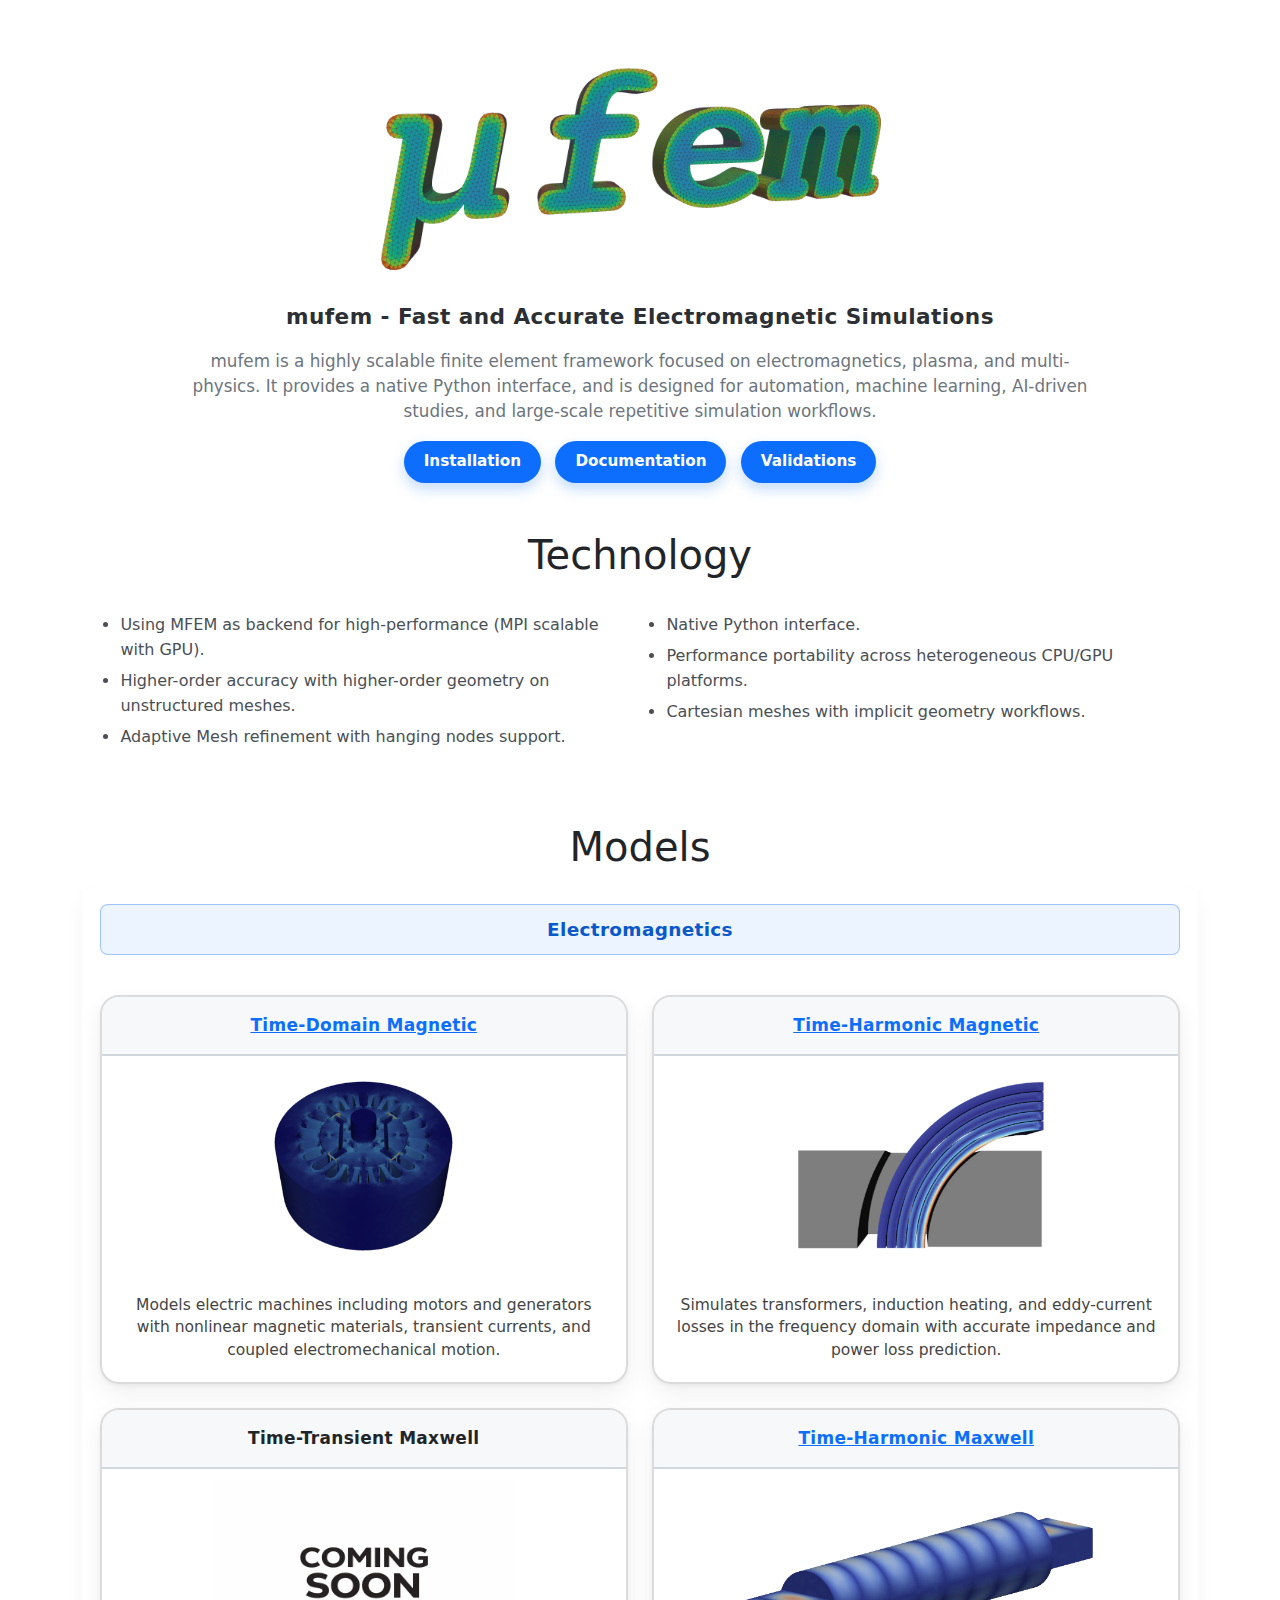
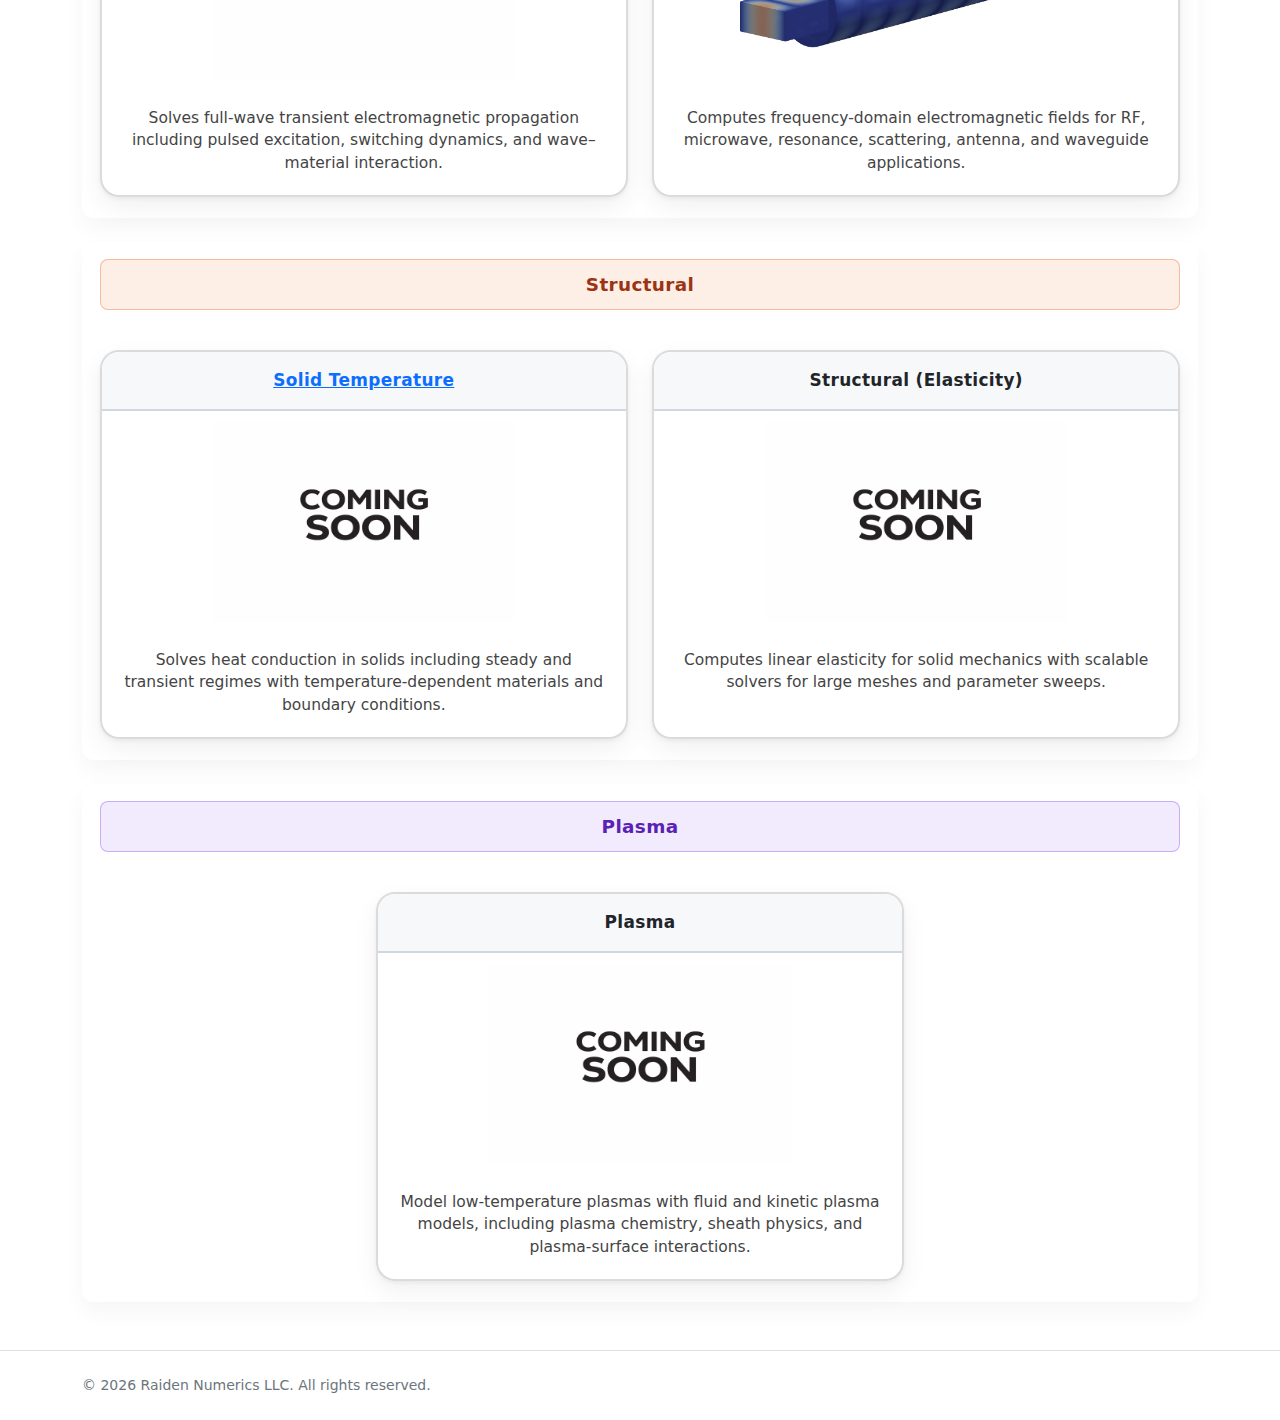
<file: doc/index.html>
<!doctype html>
<html lang="en">
  <head>
    <meta charset="utf-8" />
    <meta name="viewport" content="width=device-width,initial-scale=1" />
    <title>mufem</title>

    <link href="https://cdn.jsdelivr.net/npm/bootstrap@5.3.3/dist/css/bootstrap.min.css" rel="stylesheet" />
    <link href="css/style.css" rel="stylesheet" />
  </head>

  <body>
 
    <header class="py-5">
      <div class="container text-center">

<img src="images/logo.png" alt="mufem logo" class="hero-logo" />

<div class="tagline mt-3">
  mufem - Fast and Accurate Electromagnetic Simulations
</div>

<div class="text-secondary mx-auto mt-3 hero-text">
  mufem is a highly scalable finite element framework focused on electromagnetics, plasma, and multi-physics.
  It provides a native Python interface, and is designed for automation, machine learning, AI-driven studies, 
  and large-scale repetitive simulation workflows.
</div>

<div class="hero-links mt-3">
  <a class="btn hero-btn"
     href="https://raiden-numerics.github.io/mufem-doc/getting_started/installation.html">
    Installation
  </a>

  <a class="btn hero-btn"
     href="https://raiden-numerics.github.io/mufem-doc/index.html">
    Documentation
  </a>

  <a class="btn hero-btn"
     href="https://github.com/Raiden-Numerics/mufem-release?tab=readme-ov-file#validation-cases">
    Validations
  </a>
</div>

<h1 class="mt-5 mb-3 display-6">Technology</h1>

<div class="technology mx-auto">
  <div class="technology-card">
    <div class="row g-3">
      <div class="col-12 col-md-6">
        <ul class="tech-list">
          <li>Using MFEM as backend for high-performance (MPI scalable with GPU).</li>
          <li>Higher-order accuracy with higher-order geometry on unstructured meshes.</li>
          <li>Adaptive Mesh refinement with hanging nodes support.</li>
        </ul>
      </div>
      <div class="col-12 col-md-6">
        <ul class="tech-list">
          <li>Native Python interface.</li>
          <li>Performance portability across heterogeneous CPU/GPU platforms.</li>
          <li>Cartesian meshes with implicit geometry workflows.</li>
        </ul>
      </div>
    </div>
  </div>
</div>




<h1 class="mt-5 mb-3 display-6">Models</h1>

<!-- Electromagnetics -->
<div class="category category-emag mb-4">
  <div class="category-header">
    <div class="category-title">Electromagnetics</div>
  </div>

  <div class="row g-4 justify-content-center mt-0">
    <div class="col-12 col-md-6">
      <div class="panel">
        <div class="panel-header">
          <a class="panel-title-link"
             href="https://raiden-numerics.github.io/mufem-doc/models/electromagnetics/time_domain_magnetic/model.html">
            Time-Domain Magnetic
          </a>
        </div>
        <a href="https://raiden-numerics.github.io/mufem-doc/models/electromagnetics/time_domain_magnetic/model.html">
          <img src="images/time_domain_magnetic.png" alt="Time-Domain Magnetic" />
        </a>
        <div class="panel-body">
          Models electric machines including motors and generators with nonlinear magnetic materials, transient currents, and coupled electromechanical motion.
        </div>
      </div>
    </div>

    <div class="col-12 col-md-6">
      <div class="panel">
        <div class="panel-header">
          <a class="panel-title-link"
             href="https://raiden-numerics.github.io/mufem-doc/models/electromagnetics/time_harmonic_magnetic/model.html">
            Time-Harmonic Magnetic
          </a>
        </div>
        <a href="https://raiden-numerics.github.io/mufem-doc/models/electromagnetics/time_harmonic_magnetic/model.html">
          <img src="images/time_harmonic_magnetic.png" alt="Time-Harmonic Magnetic" />
        </a>
        <div class="panel-body">
          Simulates transformers, induction heating, and eddy-current losses in the frequency domain with accurate impedance and power loss prediction.
        </div>
      </div>
    </div>

    <div class="col-12 col-md-6">
      <div class="panel">
        <div class="panel-header">Time-Transient Maxwell</div>
        <img src="images/coming_soon.png" alt="Time-Transient Maxwell" />
        <div class="panel-body">
          Solves full-wave transient electromagnetic propagation including pulsed excitation, switching dynamics, and wave–material interaction.
        </div>
      </div>
    </div>

    <div class="col-12 col-md-6">
      <div class="panel">
        <div class="panel-header">
          <a class="panel-title-link"
             href="https://raiden-numerics.github.io/mufem-doc/models/electromagnetics/time_harmonic_maxwell/model.html">
            Time-Harmonic Maxwell
          </a>
        </div>
        <a href="https://raiden-numerics.github.io/mufem-doc/models/electromagnetics/time_harmonic_maxwell/model.html">
          <img src="images/time_harmonic_maxwell.png" alt="Time-Harmonic Maxwell" />
        </a>
        <div class="panel-body">
          Computes frequency-domain electromagnetic fields for RF, microwave, resonance, scattering, antenna, and waveguide applications.
        </div>
      </div>
    </div>
  </div>
</div>

<!-- Structural -->
<div class="category category-struct mb-4">
  <div class="category-header">
    <div class="category-title">Structural</div>
  </div>

  <div class="row g-4 justify-content-center mt-0">
    <div class="col-12 col-md-6">
      <div class="panel">

        <div class="panel-header">
          <a class="panel-title-link"
             href="https://raiden-numerics.github.io/mufem-doc/models/thermal/solid_temperature/model.html">
            Solid Temperature
          </a>
        </div>
        <a href="https://raiden-numerics.github.io/mufem-doc/models/thermal/solid_temperature/model.html">
          <img src="images/coming_soon.png" alt="Time-Domain Magnetic" />
        </a>

        <div class="panel-body">
          Solves heat conduction in solids including steady and transient regimes with temperature-dependent materials and boundary conditions.
        </div>
      </div>
    </div>

    <div class="col-12 col-md-6">
      <div class="panel">
        <div class="panel-header">Structural (Elasticity)</div>
        <img src="images/coming_soon.png" alt="Structural (Elasticity)" />
        <div class="panel-body">
          Computes linear elasticity for solid mechanics with scalable solvers for large meshes and parameter sweeps.
        </div>
      </div>
    </div>
  </div>
</div>

<!-- Plasma -->
<div class="category category-plasma">
  <div class="category-header">
    <div class="category-title">Plasma</div>
  </div>

  <div class="row g-4 justify-content-center mt-0">
    <div class="col-12 col-md-6">
      <div class="panel">
        <div class="panel-header">Plasma</div>
        <img src="images/coming_soon.png" alt="Plasma" />
        <div class="panel-body">
          Model low-temperature plasmas with fluid and kinetic plasma models, including plasma chemistry, sheath physics, and plasma-surface interactions.
        </div>
      </div>
    </div>
  </div>
</div>




        </div>
      </div>
    </header>

    <footer class="border-top py-4">
      <div class="container text-secondary small">
        © <span id="year"></span> Raiden Numerics LLC. All rights reserved.
      </div>
    </footer>

    <script>
      document.getElementById("year").textContent = new Date().getFullYear();
    </script>
  </body>
</html>
</file>
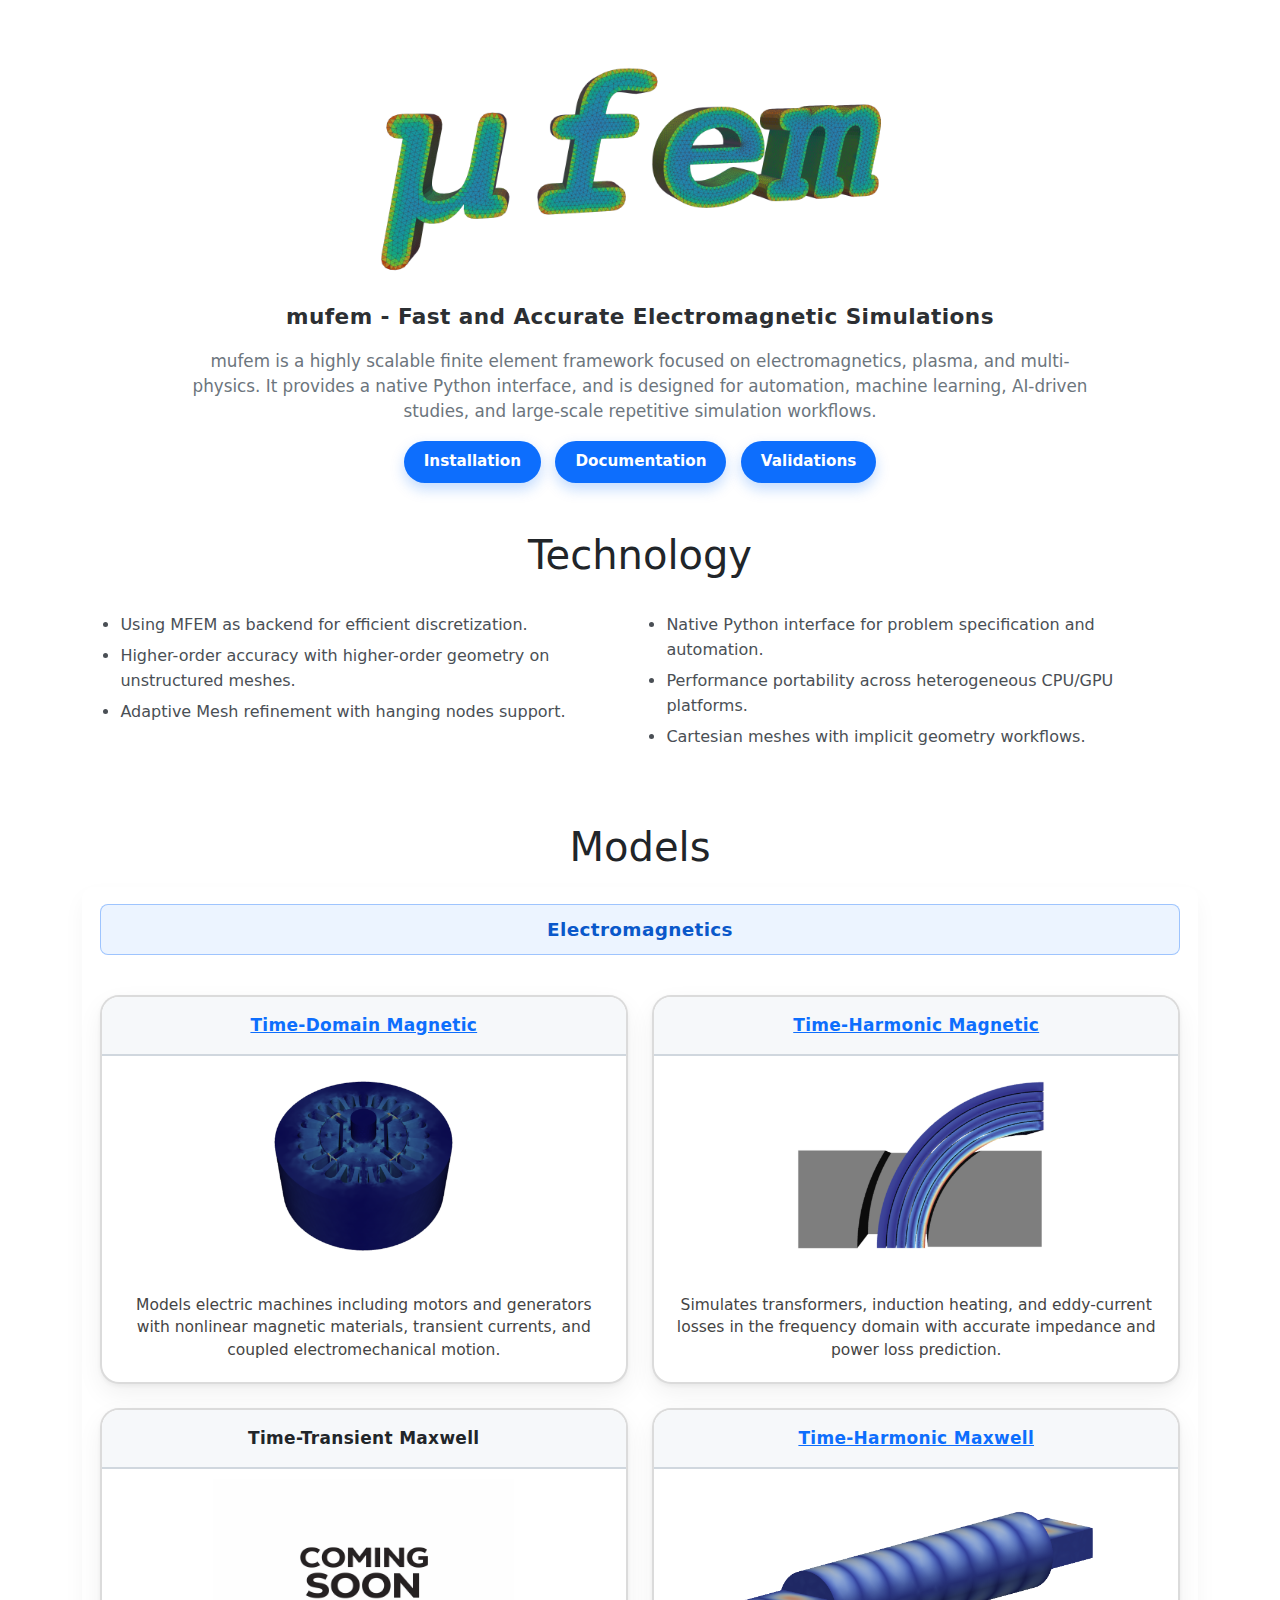
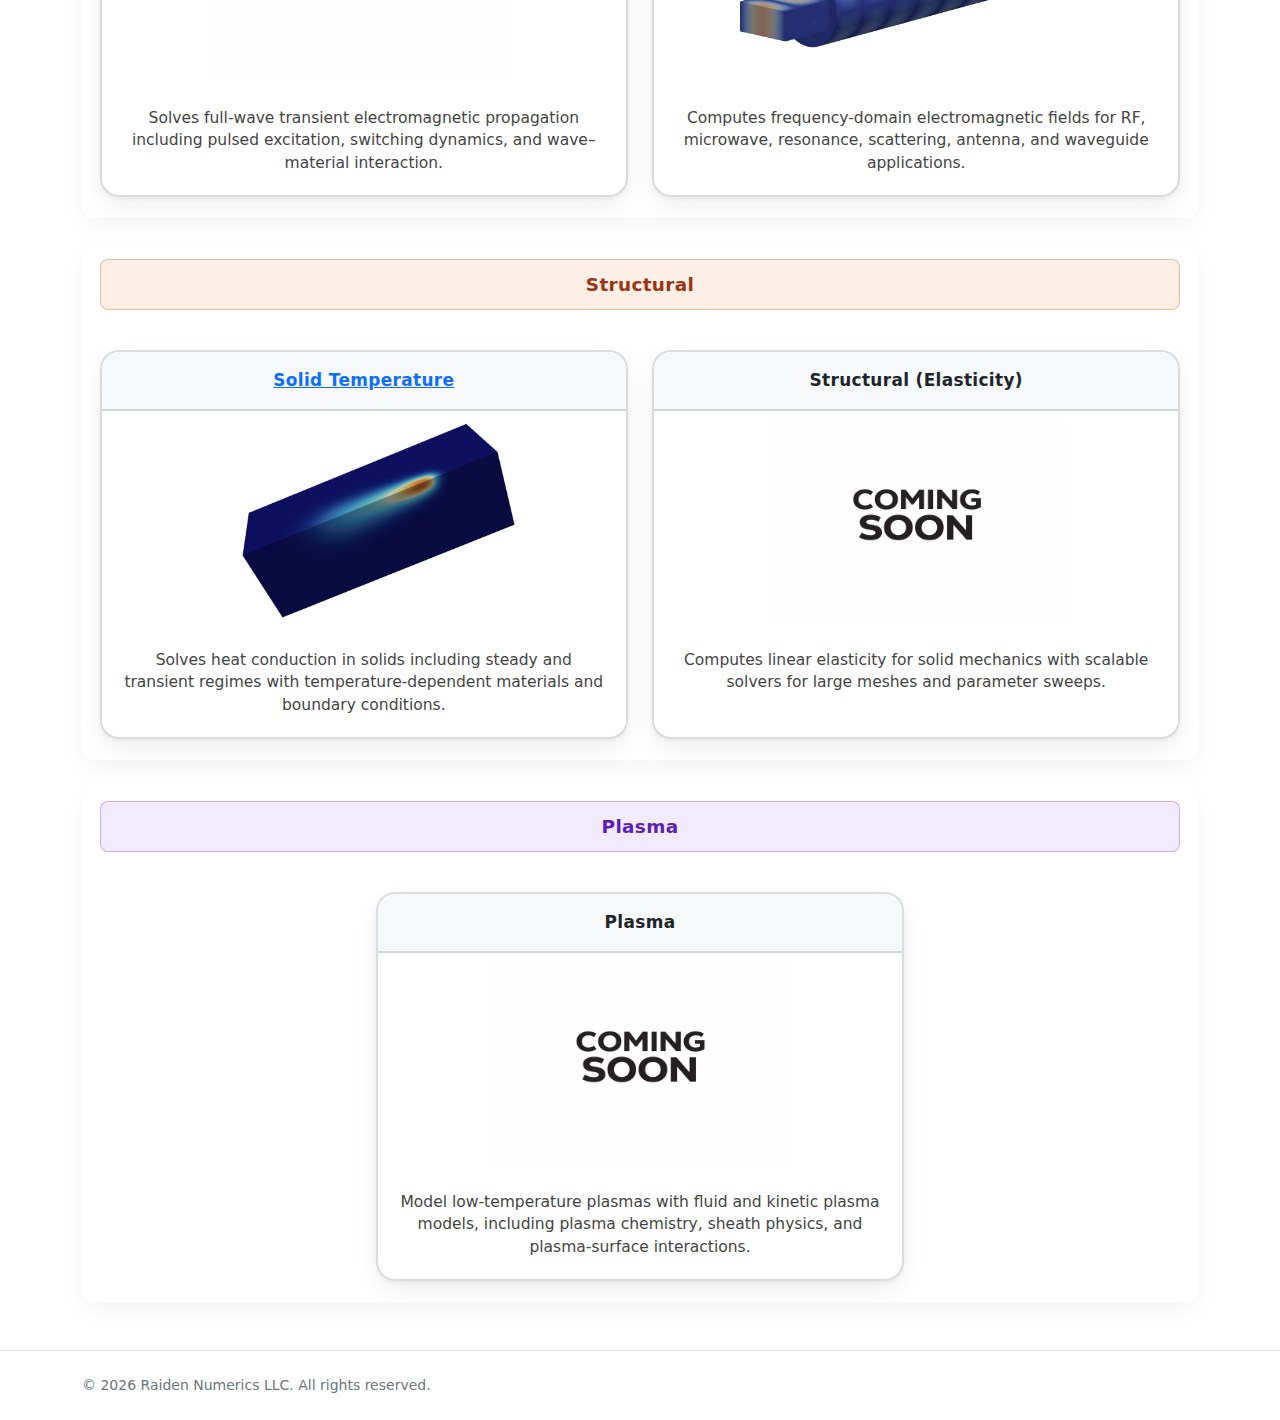
<file: docs/index.html>
<!doctype html>
<html lang="en">
  <head>
    <meta charset="utf-8" />
    <meta name="viewport" content="width=device-width,initial-scale=1" />
    <title>mufem</title>

    <link href="https://cdn.jsdelivr.net/npm/bootstrap@5.3.3/dist/css/bootstrap.min.css" rel="stylesheet" />
    <link href="css/style.css" rel="stylesheet" />
  </head>

  <body>
 
    <header class="py-5">
      <div class="container text-center">

<img src="images/logo.png" alt="mufem logo" class="hero-logo" />

<div class="tagline mt-3">
  mufem - Fast and Accurate Electromagnetic Simulations
</div>

<div class="text-secondary mx-auto mt-3 hero-text">
  mufem is a highly scalable finite element framework focused on electromagnetics, plasma, and multi-physics.
  It provides a native Python interface, and is designed for automation, machine learning, AI-driven studies, 
  and large-scale repetitive simulation workflows.
</div>

<div class="hero-links mt-3">
  <a class="btn hero-btn"
     href="https://raiden-numerics.github.io/mufem-doc/getting_started/installation.html">
    Installation
  </a>

  <a class="btn hero-btn"
     href="https://raiden-numerics.github.io/mufem-doc/index.html">
    Documentation
  </a>

  <a class="btn hero-btn"
     href="https://github.com/Raiden-Numerics/mufem-release?tab=readme-ov-file#validation-cases">
    Validations
  </a>
</div>

<h1 class="mt-5 mb-3 display-6">Technology</h1>

<div class="technology mx-auto">
  <div class="technology-card">
    <div class="row g-3">
      <div class="col-12 col-md-6">
        <ul class="tech-list">
          <li>Using MFEM as backend for efficient discretization.</li>
          <li>Higher-order accuracy with higher-order geometry on unstructured meshes.</li>
          <li>Adaptive Mesh refinement with hanging nodes support.</li>
        </ul>
      </div>
      <div class="col-12 col-md-6">
        <ul class="tech-list">
          <li>Native Python interface for problem specification and automation.</li>
          <li>Performance portability across heterogeneous CPU/GPU platforms.</li>
          <li>Cartesian meshes with implicit geometry workflows.</li>
        </ul>
      </div>
    </div>
  </div>
</div>




<h1 class="mt-5 mb-3 display-6">Models</h1>

<!-- Electromagnetics -->
<div class="category category-emag mb-4">
  <div class="category-header">
    <div class="category-title">Electromagnetics</div>
  </div>

  <div class="row g-4 justify-content-center mt-0">
    <div class="col-12 col-md-6">
      <div class="panel">
        <div class="panel-header">
          <a class="panel-title-link"
             href="https://raiden-numerics.github.io/mufem-doc/models/electromagnetics/time_domain_magnetic/model.html">
            Time-Domain Magnetic
          </a>
        </div>
        <a href="https://raiden-numerics.github.io/mufem-doc/models/electromagnetics/time_domain_magnetic/model.html">
          <img src="images/time_domain_magnetic.png" alt="Time-Domain Magnetic" />
        </a>
        <div class="panel-body">
          Models electric machines including motors and generators with nonlinear magnetic materials, transient currents, and coupled electromechanical motion.
        </div>
      </div>
    </div>

    <div class="col-12 col-md-6">
      <div class="panel">
        <div class="panel-header">
          <a class="panel-title-link"
             href="https://raiden-numerics.github.io/mufem-doc/models/electromagnetics/time_harmonic_magnetic/model.html">
            Time-Harmonic Magnetic
          </a>
        </div>
        <a href="https://raiden-numerics.github.io/mufem-doc/models/electromagnetics/time_harmonic_magnetic/model.html">
          <img src="images/time_harmonic_magnetic.png" alt="Time-Harmonic Magnetic" />
        </a>
        <div class="panel-body">
          Simulates transformers, induction heating, and eddy-current losses in the frequency domain with accurate impedance and power loss prediction.
        </div>
      </div>
    </div>

    <div class="col-12 col-md-6">
      <div class="panel">
        <div class="panel-header">Time-Transient Maxwell</div>
        <img src="images/coming_soon.png" alt="Time-Transient Maxwell" />
        <div class="panel-body">
          Solves full-wave transient electromagnetic propagation including pulsed excitation, switching dynamics, and wave–material interaction.
        </div>
      </div>
    </div>

    <div class="col-12 col-md-6">
      <div class="panel">
        <div class="panel-header">
          <a class="panel-title-link"
             href="https://raiden-numerics.github.io/mufem-doc/models/electromagnetics/time_harmonic_maxwell/model.html">
            Time-Harmonic Maxwell
          </a>
        </div>
        <a href="https://raiden-numerics.github.io/mufem-doc/models/electromagnetics/time_harmonic_maxwell/model.html">
          <img src="images/time_harmonic_maxwell.png" alt="Time-Harmonic Maxwell" />
        </a>
        <div class="panel-body">
          Computes frequency-domain electromagnetic fields for RF, microwave, resonance, scattering, antenna, and waveguide applications.
        </div>
      </div>
    </div>
  </div>
</div>

<!-- Structural -->
<div class="category category-struct mb-4">
  <div class="category-header">
    <div class="category-title">Structural</div>
  </div>

  <div class="row g-4 justify-content-center mt-0">
    <div class="col-12 col-md-6">
      <div class="panel">

        <div class="panel-header">
          <a class="panel-title-link"
             href="https://raiden-numerics.github.io/mufem-doc/models/thermal/solid_temperature/model.html">
            Solid Temperature
          </a>
        </div>
        <a href="https://raiden-numerics.github.io/mufem-doc/models/thermal/solid_temperature/model.html">
          <img src="images/solid_thermal.png" alt="Solid Temperature" />
        </a>

        <div class="panel-body">
          Solves heat conduction in solids including steady and transient regimes with temperature-dependent materials and boundary conditions.
        </div>
      </div>
    </div>

    <div class="col-12 col-md-6">
      <div class="panel">
        <div class="panel-header">Structural (Elasticity)</div>
        <img src="images/coming_soon.png" alt="Structural (Elasticity)" />
        <div class="panel-body">
          Computes linear elasticity for solid mechanics with scalable solvers for large meshes and parameter sweeps.
        </div>
      </div>
    </div>
  </div>
</div>

<!-- Plasma -->
<div class="category category-plasma">
  <div class="category-header">
    <div class="category-title">Plasma</div>
  </div>

  <div class="row g-4 justify-content-center mt-0">
    <div class="col-12 col-md-6">
      <div class="panel">
        <div class="panel-header">Plasma</div>
        <img src="images/coming_soon.png" alt="Plasma" />
        <div class="panel-body">
          Model low-temperature plasmas with fluid and kinetic plasma models, including plasma chemistry, sheath physics, and plasma-surface interactions.
        </div>
      </div>
    </div>
  </div>
</div>




        </div>
      </div>
    </header>

    <footer class="border-top py-4">
      <div class="container text-secondary small">
        © <span id="year"></span> Raiden Numerics LLC. All rights reserved.
      </div>
    </footer>

    <script>
      document.getElementById("year").textContent = new Date().getFullYear();
    </script>
  </body>
</html>
</file>
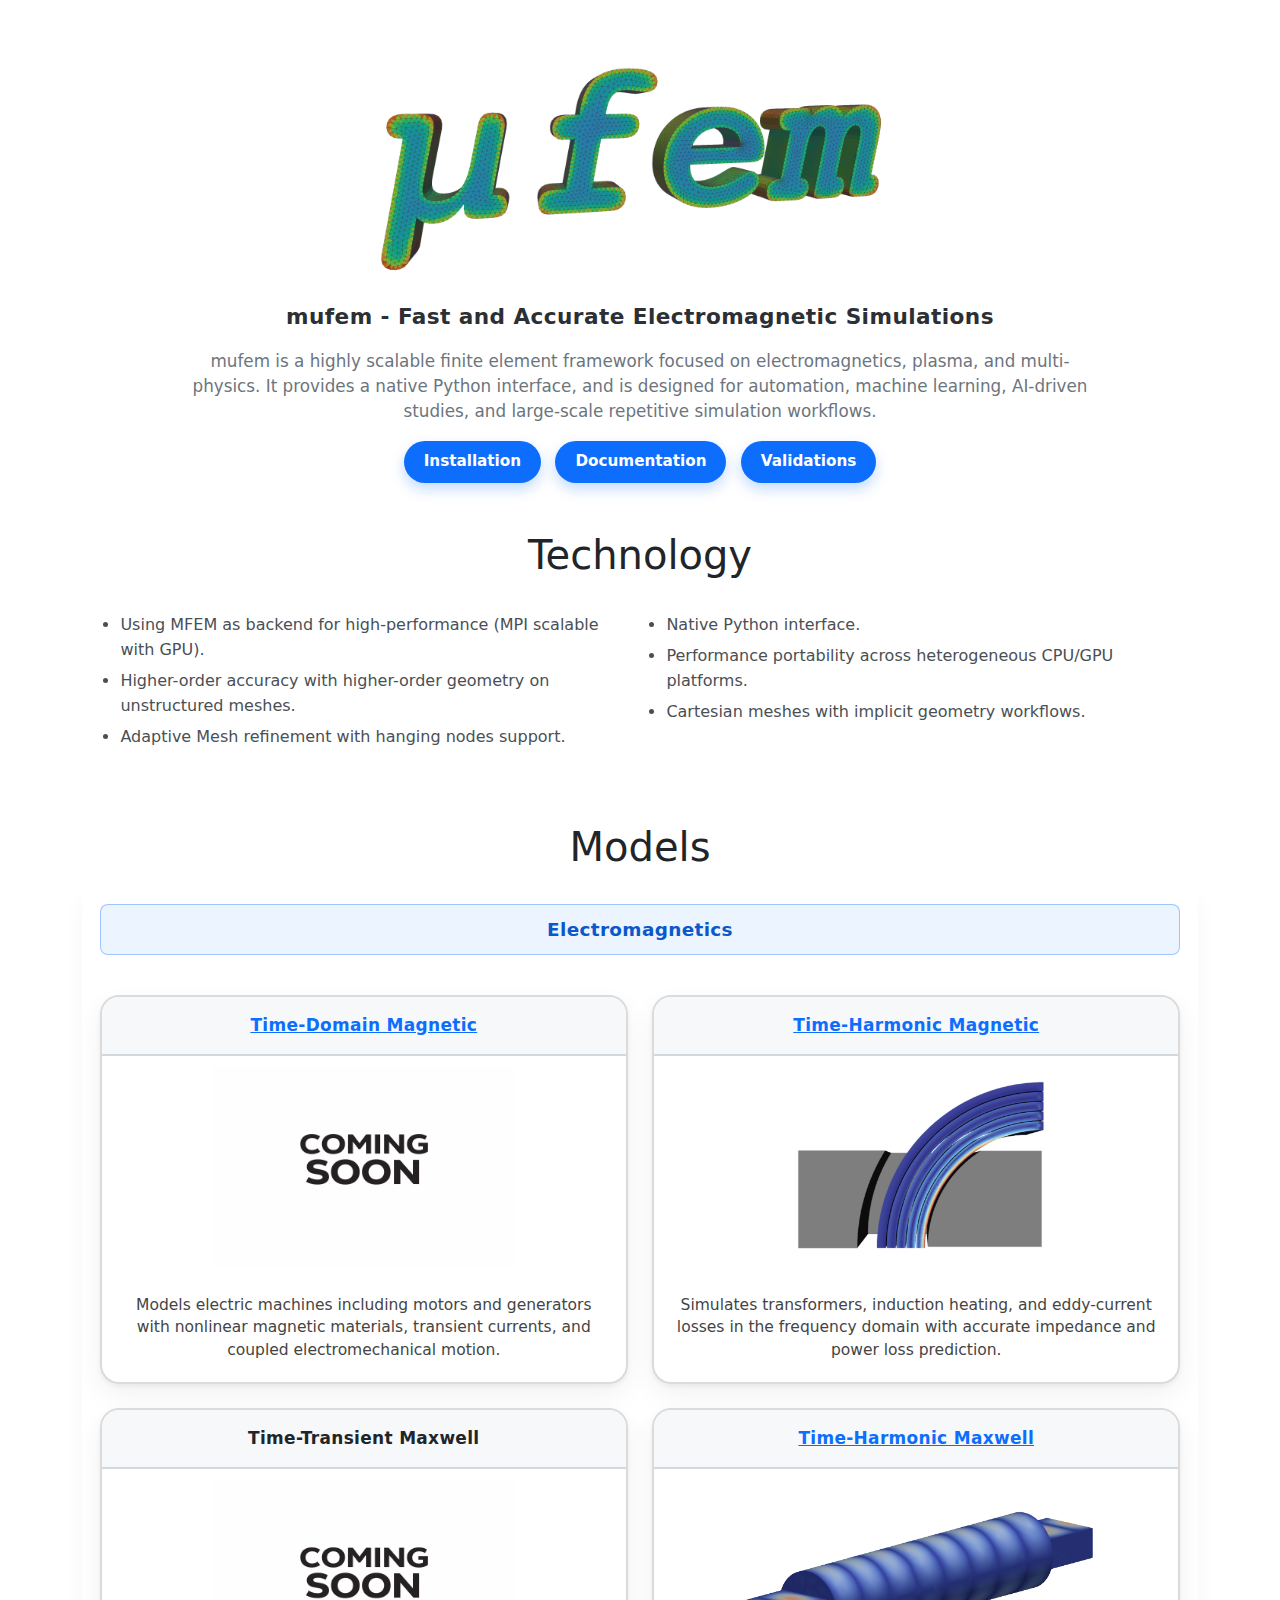
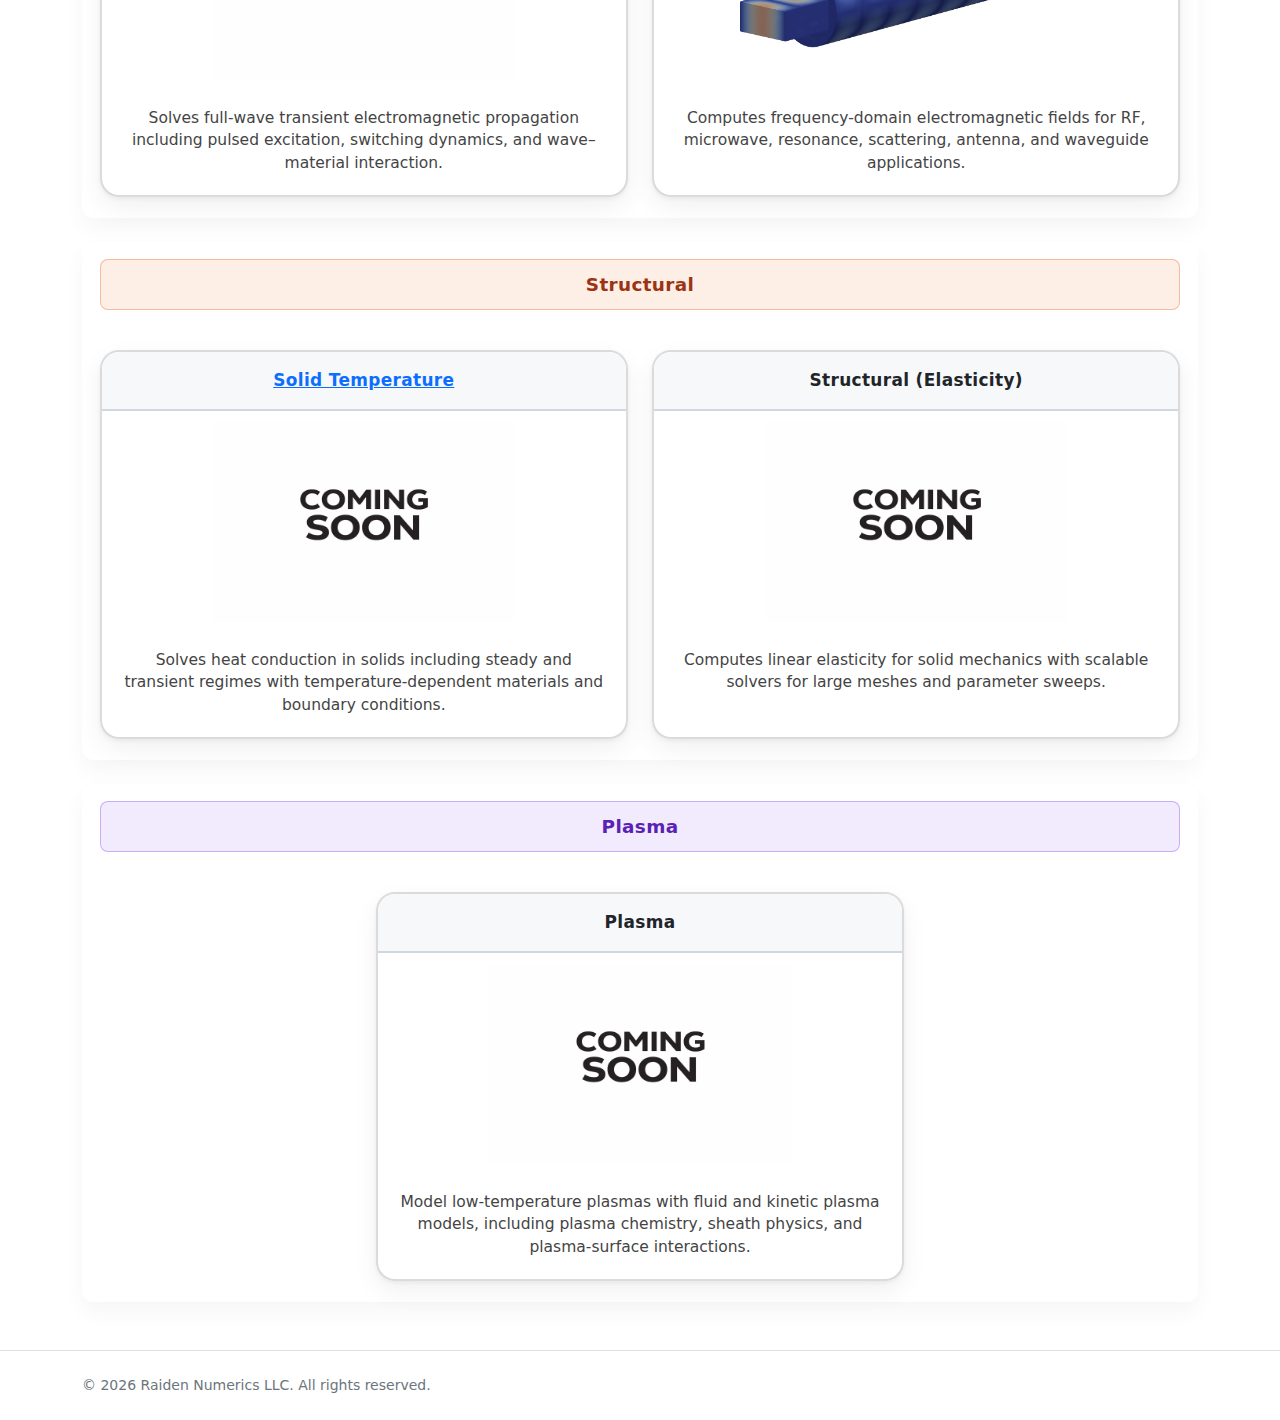
<file: github-page/index.html>
<!doctype html>
<html lang="en">
  <head>
    <meta charset="utf-8" />
    <meta name="viewport" content="width=device-width,initial-scale=1" />
    <title>mufem</title>

    <link href="https://cdn.jsdelivr.net/npm/bootstrap@5.3.3/dist/css/bootstrap.min.css" rel="stylesheet" />
    <link href="css/style.css" rel="stylesheet" />
  </head>

  <body>
 
    <header class="py-5">
      <div class="container text-center">

<img src="images/logo.png" alt="mufem logo" class="hero-logo" />

<div class="tagline mt-3">
  mufem - Fast and Accurate Electromagnetic Simulations
</div>

<div class="text-secondary mx-auto mt-3 hero-text">
  mufem is a highly scalable finite element framework focused on electromagnetics, plasma, and multi-physics.
  It provides a native Python interface, and is designed for automation, machine learning, AI-driven studies, 
  and large-scale repetitive simulation workflows.
</div>

<div class="hero-links mt-3">
  <a class="btn hero-btn"
     href="https://raiden-numerics.github.io/mufem-doc/getting_started/installation.html">
    Installation
  </a>

  <a class="btn hero-btn"
     href="https://raiden-numerics.github.io/mufem-doc/index.html">
    Documentation
  </a>

  <a class="btn hero-btn"
     href="https://github.com/Raiden-Numerics/mufem-release?tab=readme-ov-file#validation-cases">
    Validations
  </a>
</div>

<h1 class="mt-5 mb-3 display-6">Technology</h1>

<div class="technology mx-auto">
  <div class="technology-card">
    <div class="row g-3">
      <div class="col-12 col-md-6">
        <ul class="tech-list">
          <li>Using MFEM as backend for high-performance (MPI scalable with GPU).</li>
          <li>Higher-order accuracy with higher-order geometry on unstructured meshes.</li>
          <li>Adaptive Mesh refinement with hanging nodes support.</li>
        </ul>
      </div>
      <div class="col-12 col-md-6">
        <ul class="tech-list">
          <li>Native Python interface.</li>
          <li>Performance portability across heterogeneous CPU/GPU platforms.</li>
          <li>Cartesian meshes with implicit geometry workflows.</li>
        </ul>
      </div>
    </div>
  </div>
</div>




<h1 class="mt-5 mb-3 display-6">Models</h1>

<!-- Electromagnetics -->
<div class="category category-emag mb-4">
  <div class="category-header">
    <div class="category-title">Electromagnetics</div>
  </div>

  <div class="row g-4 justify-content-center mt-0">
    <div class="col-12 col-md-6">
      <div class="panel">
        <div class="panel-header">
          <a class="panel-title-link"
             href="https://raiden-numerics.github.io/mufem-doc/models/electromagnetics/time_domain_magnetic/model.html">
            Time-Domain Magnetic
          </a>
        </div>
        <a href="https://raiden-numerics.github.io/mufem-doc/models/electromagnetics/time_domain_magnetic/model.html">
          <img src="images/coming_soon.png" alt="Time-Domain Magnetic" />
        </a>
        <div class="panel-body">
          Models electric machines including motors and generators with nonlinear magnetic materials, transient currents, and coupled electromechanical motion.
        </div>
      </div>
    </div>

    <div class="col-12 col-md-6">
      <div class="panel">
        <div class="panel-header">
          <a class="panel-title-link"
             href="https://raiden-numerics.github.io/mufem-doc/models/electromagnetics/time_harmonic_magnetic/model.html">
            Time-Harmonic Magnetic
          </a>
        </div>
        <a href="https://raiden-numerics.github.io/mufem-doc/models/electromagnetics/time_harmonic_magnetic/model.html">
          <img src="images/time_harmonic_magnetic.png" alt="Time-Harmonic Magnetic" />
        </a>
        <div class="panel-body">
          Simulates transformers, induction heating, and eddy-current losses in the frequency domain with accurate impedance and power loss prediction.
        </div>
      </div>
    </div>

    <div class="col-12 col-md-6">
      <div class="panel">
        <div class="panel-header">Time-Transient Maxwell</div>
        <img src="images/coming_soon.png" alt="Time-Transient Maxwell" />
        <div class="panel-body">
          Solves full-wave transient electromagnetic propagation including pulsed excitation, switching dynamics, and wave–material interaction.
        </div>
      </div>
    </div>

    <div class="col-12 col-md-6">
      <div class="panel">
        <div class="panel-header">
          <a class="panel-title-link"
             href="https://raiden-numerics.github.io/mufem-doc/models/electromagnetics/time_harmonic_maxwell/model.html">
            Time-Harmonic Maxwell
          </a>
        </div>
        <a href="https://raiden-numerics.github.io/mufem-doc/models/electromagnetics/time_harmonic_maxwell/model.html">
          <img src="images/time_harmonic_maxwell.png" alt="Time-Harmonic Maxwell" />
        </a>
        <div class="panel-body">
          Computes frequency-domain electromagnetic fields for RF, microwave, resonance, scattering, antenna, and waveguide applications.
        </div>
      </div>
    </div>
  </div>
</div>

<!-- Structural -->
<div class="category category-struct mb-4">
  <div class="category-header">
    <div class="category-title">Structural</div>
  </div>

  <div class="row g-4 justify-content-center mt-0">
    <div class="col-12 col-md-6">
      <div class="panel">

        <div class="panel-header">
          <a class="panel-title-link"
             href="https://raiden-numerics.github.io/mufem-doc/models/thermal/solid_temperature/model.html">
            Solid Temperature
          </a>
        </div>
        <a href="https://raiden-numerics.github.io/mufem-doc/models/thermal/solid_temperature/model.html">
          <img src="images/coming_soon.png" alt="Time-Domain Magnetic" />
        </a>

        <div class="panel-body">
          Solves heat conduction in solids including steady and transient regimes with temperature-dependent materials and boundary conditions.
        </div>
      </div>
    </div>

    <div class="col-12 col-md-6">
      <div class="panel">
        <div class="panel-header">Structural (Elasticity)</div>
        <img src="images/coming_soon.png" alt="Structural (Elasticity)" />
        <div class="panel-body">
          Computes linear elasticity for solid mechanics with scalable solvers for large meshes and parameter sweeps.
        </div>
      </div>
    </div>
  </div>
</div>

<!-- Plasma -->
<div class="category category-plasma">
  <div class="category-header">
    <div class="category-title">Plasma</div>
  </div>

  <div class="row g-4 justify-content-center mt-0">
    <div class="col-12 col-md-6">
      <div class="panel">
        <div class="panel-header">Plasma</div>
        <img src="images/coming_soon.png" alt="Plasma" />
        <div class="panel-body">
          Model low-temperature plasmas with fluid and kinetic plasma models, including plasma chemistry, sheath physics, and plasma-surface interactions.
        </div>
      </div>
    </div>
  </div>
</div>




        </div>
      </div>
    </header>

    <footer class="border-top py-4">
      <div class="container text-secondary small">
        © <span id="year"></span> Raiden Numerics LLC. All rights reserved.
      </div>
    </footer>

    <script>
      document.getElementById("year").textContent = new Date().getFullYear();
    </script>
  </body>
</html>
</file>
<file: doc/css/style.css>
.hero-logo {
  width: 640px;
  max-width: 100%;
  object-fit: contain;
}

.hero-text {
  max-width: 900px;
  font-size: 1.05rem;
}

.nav-btns .btn {
  border-radius: 999px;
}

/* Visible link styling */
a {
  color: #0d6efd;
}

a:hover {
  color: #0a58ca;
}

/* Strong visible panel */
.panel {
  border-radius: 1.2rem;
  border: 2px solid #d0d7de;
  background: #ffffff;
  box-shadow:
    0 10px 26px rgba(0,0,0,.08),
    0 2px 4px rgba(0,0,0,.05);
  transition: transform .15s ease, box-shadow .15s ease;
  overflow: hidden;
  height: 100%;
}

.panel:hover {
  transform: translateY(-2px);
  box-shadow:
    0 16px 40px rgba(0,0,0,.12),
    0 3px 8px rgba(0,0,0,.06);
}

.panel-header {
  font-weight: 700;
  text-align: center;
  padding: 1rem;
  font-size: 1.06rem;
  background: #f6f8fa;
  border-bottom: 2px solid #d0d7de;
  letter-spacing: .02em;
}

.panel-title-link {
  text-decoration: underline;
  color: #0d6efd;
}

.panel img {
  width: 100%;
  height: 220px;
  object-fit: contain;
  background: #ffffff;
  display: block;
  padding: .6rem;
}

.panel-body {
  padding: 1.1rem 1.2rem 1.3rem 1.2rem;
  font-size: .97rem;
  color: #444;
  text-align: center;
  line-height: 1.45;
}

.tagline {
  font-size: 1.35rem;
  font-weight: 600;
  letter-spacing: .02em;
  color: #2c2f33;
}

/* Category wrappers with subtle themed borders/backgrounds */
.category {
  border-radius: 0.75rem;
  padding: 1.1rem 1.1rem 1.3rem 1.1rem;
  /*border: 2px solid #e5e7eb;*/
  box-shadow: 0 10px 22px rgba(0,0,0,.04);
}

.category-header {
  margin-bottom: 1rem;
}

.category-title {
  width: 100%;
  text-align: center;

  font-weight: 800;
  font-size: 1.15rem;
  letter-spacing: .02em;

  padding: .65rem 1rem;
  border-radius: 0.5rem;

  border: 1px solid rgba(0,0,0,.08);
  background: rgba(255,255,255,.75);
}
/* Electromagnetics: cool blue */
.category-emag {
  border-color: #b6d4fe;
}
.category-emag .category-title {
  color: #0a58ca;
  border-color: rgba(13,110,253,.35);
  background: rgba(13,110,253,.08);
}

/* Structural: warm orange */
.category-struct {
  border-color: #fed7aa;
}
.category-struct .category-title {
  color: #9a3412;
  border-color: rgba(234,88,12,.35);
  background: rgba(234,88,12,.10);
}

/* Plasma: purple */
.category-plasma {
  border-color: #ddd6fe;
}
.category-plasma .category-title {
  color: #5b21b6;
  border-color: rgba(124,58,237,.35);
  background: rgba(124,58,237,.10);
}

/* Make panels sit nicely inside colored categories */
.category .panel {
  border-color: rgba(0,0,0,.14);
  box-shadow:
    0 10px 26px rgba(0,0,0,.06),
    0 2px 4px rgba(0,0,0,.05);
}


.technology {
    width: 100%;

}

.technology-card {
  border-radius: 1.2rem;
  padding: 1.15rem 1.25rem;
  text-align: left;
  color: #4a4f55;
  line-height: 1.55;
}

.tech-list {
  margin: 0;
  padding-left: 1.15rem;
}

.tech-list li {
  margin-bottom: .4rem;
}

.hero-links {
  display: flex;
  justify-content: center;
  gap: .9rem;
  flex-wrap: wrap;
}

.hero-btn {
  background-color: #0d6efd;
  color: #ffffff;
  font-weight: 600;
  padding: .6rem 1.25rem;
  font-size: .95rem;
  border-radius: 999px;
  border: none;
  box-shadow: 0 6px 14px rgba(13,110,253,.25);
  transition: transform .12s ease, box-shadow .12s ease, background-color .12s ease;
}

.hero-btn:hover {
  background-color: #0b5ed7;
  color: #ffffff;
  transform: translateY(-1px);
  box-shadow: 0 10px 22px rgba(13,110,253,.35);
}

.hero-btn:active {
  transform: translateY(0);
  box-shadow: 0 4px 10px rgba(13,110,253,.25);
}
</file>
<file: docs/css/style.css>
.hero-logo {
  width: 640px;
  max-width: 100%;
  object-fit: contain;
}

.hero-text {
  max-width: 900px;
  font-size: 1.05rem;
}

.nav-btns .btn {
  border-radius: 999px;
}

/* Visible link styling */
a {
  color: #0d6efd;
}

a:hover {
  color: #0a58ca;
}

/* Strong visible panel */
.panel {
  border-radius: 1.2rem;
  border: 2px solid #d0d7de;
  background: #ffffff;
  box-shadow:
    0 10px 26px rgba(0,0,0,.08),
    0 2px 4px rgba(0,0,0,.05);
  transition: transform .15s ease, box-shadow .15s ease;
  overflow: hidden;
  height: 100%;
}

.panel:hover {
  box-shadow:
    0 16px 40px rgba(0,0,0,.12),
    0 3px 8px rgba(0,0,0,.06);
}

.panel-header {
  font-weight: 700;
  text-align: center;
  padding: 1rem;
  font-size: 1.06rem;
  background: #f6f8fa;
  border-bottom: 2px solid #d0d7de;
  letter-spacing: .02em;
}

.panel-title-link {
  text-decoration: underline;
  color: #0d6efd;
}

.panel img {
  width: 100%;
  height: 220px;
  object-fit: contain;
  background: #ffffff;
  display: block;
  padding: .6rem;
}

.panel-body {
  padding: 1.1rem 1.2rem 1.3rem 1.2rem;
  font-size: .97rem;
  color: #444;
  text-align: center;
  line-height: 1.45;
}

.tagline {
  font-size: 1.35rem;
  font-weight: 600;
  letter-spacing: .02em;
  color: #2c2f33;
}

/* Category wrappers with subtle themed borders/backgrounds */
.category {
  border-radius: 0.75rem;
  padding: 1.1rem 1.1rem 1.3rem 1.1rem;
  /*border: 2px solid #e5e7eb;*/
  box-shadow: 0 10px 22px rgba(0,0,0,.04);
}

.category-header {
  margin-bottom: 1rem;
}

.category-title {
  width: 100%;
  text-align: center;

  font-weight: 800;
  font-size: 1.15rem;
  letter-spacing: .02em;

  padding: .65rem 1rem;
  border-radius: 0.5rem;

  border: 1px solid rgba(0,0,0,.08);
  background: rgba(255,255,255,.75);
}
/* Electromagnetics: cool blue */
.category-emag {
  border-color: #b6d4fe;
}
.category-emag .category-title {
  color: #0a58ca;
  border-color: rgba(13,110,253,.35);
  background: rgba(13,110,253,.08);
}

/* Structural: warm orange */
.category-struct {
  border-color: #fed7aa;
}
.category-struct .category-title {
  color: #9a3412;
  border-color: rgba(234,88,12,.35);
  background: rgba(234,88,12,.10);
}

/* Plasma: purple */
.category-plasma {
  border-color: #ddd6fe;
}
.category-plasma .category-title {
  color: #5b21b6;
  border-color: rgba(124,58,237,.35);
  background: rgba(124,58,237,.10);
}

/* Make panels sit nicely inside colored categories */
.category .panel {
  border-color: rgba(0,0,0,.14);
  box-shadow:
    0 10px 26px rgba(0,0,0,.06),
    0 2px 4px rgba(0,0,0,.05);
}


.technology {
    width: 100%;

}

.technology-card {
  border-radius: 1.2rem;
  padding: 1.15rem 1.25rem;
  text-align: left;
  color: #4a4f55;
  line-height: 1.55;
}

.tech-list {
  margin: 0;
  padding-left: 1.15rem;
}

.tech-list li {
  margin-bottom: .4rem;
}

.hero-links {
  display: flex;
  justify-content: center;
  gap: .9rem;
  flex-wrap: wrap;
}

.hero-btn {
  background-color: #0d6efd;
  color: #ffffff;
  font-weight: 600;
  padding: .6rem 1.25rem;
  font-size: .95rem;
  border-radius: 999px;
  border: none;
  box-shadow: 0 6px 14px rgba(13,110,253,.25);
  transition: transform .12s ease, box-shadow .12s ease, background-color .12s ease;
}

.hero-btn:hover {
  background-color: #0b5ed7;
  color: #ffffff;
  transform: translateY(-1px);
  box-shadow: 0 10px 22px rgba(13,110,253,.35);
}

.hero-btn:active {
  transform: translateY(0);
  box-shadow: 0 4px 10px rgba(13,110,253,.25);
}
</file>
<file: github-page/css/style.css>
.hero-logo {
  width: 640px;
  max-width: 100%;
  object-fit: contain;
}

.hero-text {
  max-width: 900px;
  font-size: 1.05rem;
}

.nav-btns .btn {
  border-radius: 999px;
}

/* Visible link styling */
a {
  color: #0d6efd;
}

a:hover {
  color: #0a58ca;
}

/* Strong visible panel */
.panel {
  border-radius: 1.2rem;
  border: 2px solid #d0d7de;
  background: #ffffff;
  box-shadow:
    0 10px 26px rgba(0,0,0,.08),
    0 2px 4px rgba(0,0,0,.05);
  transition: transform .15s ease, box-shadow .15s ease;
  overflow: hidden;
  height: 100%;
}

.panel:hover {
  transform: translateY(-2px);
  box-shadow:
    0 16px 40px rgba(0,0,0,.12),
    0 3px 8px rgba(0,0,0,.06);
}

.panel-header {
  font-weight: 700;
  text-align: center;
  padding: 1rem;
  font-size: 1.06rem;
  background: #f6f8fa;
  border-bottom: 2px solid #d0d7de;
  letter-spacing: .02em;
}

.panel-title-link {
  text-decoration: underline;
  color: #0d6efd;
}

.panel img {
  width: 100%;
  height: 220px;
  object-fit: contain;
  background: #ffffff;
  display: block;
  padding: .6rem;
}

.panel-body {
  padding: 1.1rem 1.2rem 1.3rem 1.2rem;
  font-size: .97rem;
  color: #444;
  text-align: center;
  line-height: 1.45;
}

.tagline {
  font-size: 1.35rem;
  font-weight: 600;
  letter-spacing: .02em;
  color: #2c2f33;
}

/* Category wrappers with subtle themed borders/backgrounds */
.category {
  border-radius: 0.75rem;
  padding: 1.1rem 1.1rem 1.3rem 1.1rem;
  /*border: 2px solid #e5e7eb;*/
  box-shadow: 0 10px 22px rgba(0,0,0,.04);
}

.category-header {
  margin-bottom: 1rem;
}

.category-title {
  width: 100%;
  text-align: center;

  font-weight: 800;
  font-size: 1.15rem;
  letter-spacing: .02em;

  padding: .65rem 1rem;
  border-radius: 0.5rem;

  border: 1px solid rgba(0,0,0,.08);
  background: rgba(255,255,255,.75);
}
/* Electromagnetics: cool blue */
.category-emag {
  border-color: #b6d4fe;
}
.category-emag .category-title {
  color: #0a58ca;
  border-color: rgba(13,110,253,.35);
  background: rgba(13,110,253,.08);
}

/* Structural: warm orange */
.category-struct {
  border-color: #fed7aa;
}
.category-struct .category-title {
  color: #9a3412;
  border-color: rgba(234,88,12,.35);
  background: rgba(234,88,12,.10);
}

/* Plasma: purple */
.category-plasma {
  border-color: #ddd6fe;
}
.category-plasma .category-title {
  color: #5b21b6;
  border-color: rgba(124,58,237,.35);
  background: rgba(124,58,237,.10);
}

/* Make panels sit nicely inside colored categories */
.category .panel {
  border-color: rgba(0,0,0,.14);
  box-shadow:
    0 10px 26px rgba(0,0,0,.06),
    0 2px 4px rgba(0,0,0,.05);
}


.technology {
    width: 100%;

}

.technology-card {
  border-radius: 1.2rem;
  padding: 1.15rem 1.25rem;
  text-align: left;
  color: #4a4f55;
  line-height: 1.55;
}

.tech-list {
  margin: 0;
  padding-left: 1.15rem;
}

.tech-list li {
  margin-bottom: .4rem;
}

.hero-links {
  display: flex;
  justify-content: center;
  gap: .9rem;
  flex-wrap: wrap;
}

.hero-btn {
  background-color: #0d6efd;
  color: #ffffff;
  font-weight: 600;
  padding: .6rem 1.25rem;
  font-size: .95rem;
  border-radius: 999px;
  border: none;
  box-shadow: 0 6px 14px rgba(13,110,253,.25);
  transition: transform .12s ease, box-shadow .12s ease, background-color .12s ease;
}

.hero-btn:hover {
  background-color: #0b5ed7;
  color: #ffffff;
  transform: translateY(-1px);
  box-shadow: 0 10px 22px rgba(13,110,253,.35);
}

.hero-btn:active {
  transform: translateY(0);
  box-shadow: 0 4px 10px rgba(13,110,253,.25);
}
</file>
